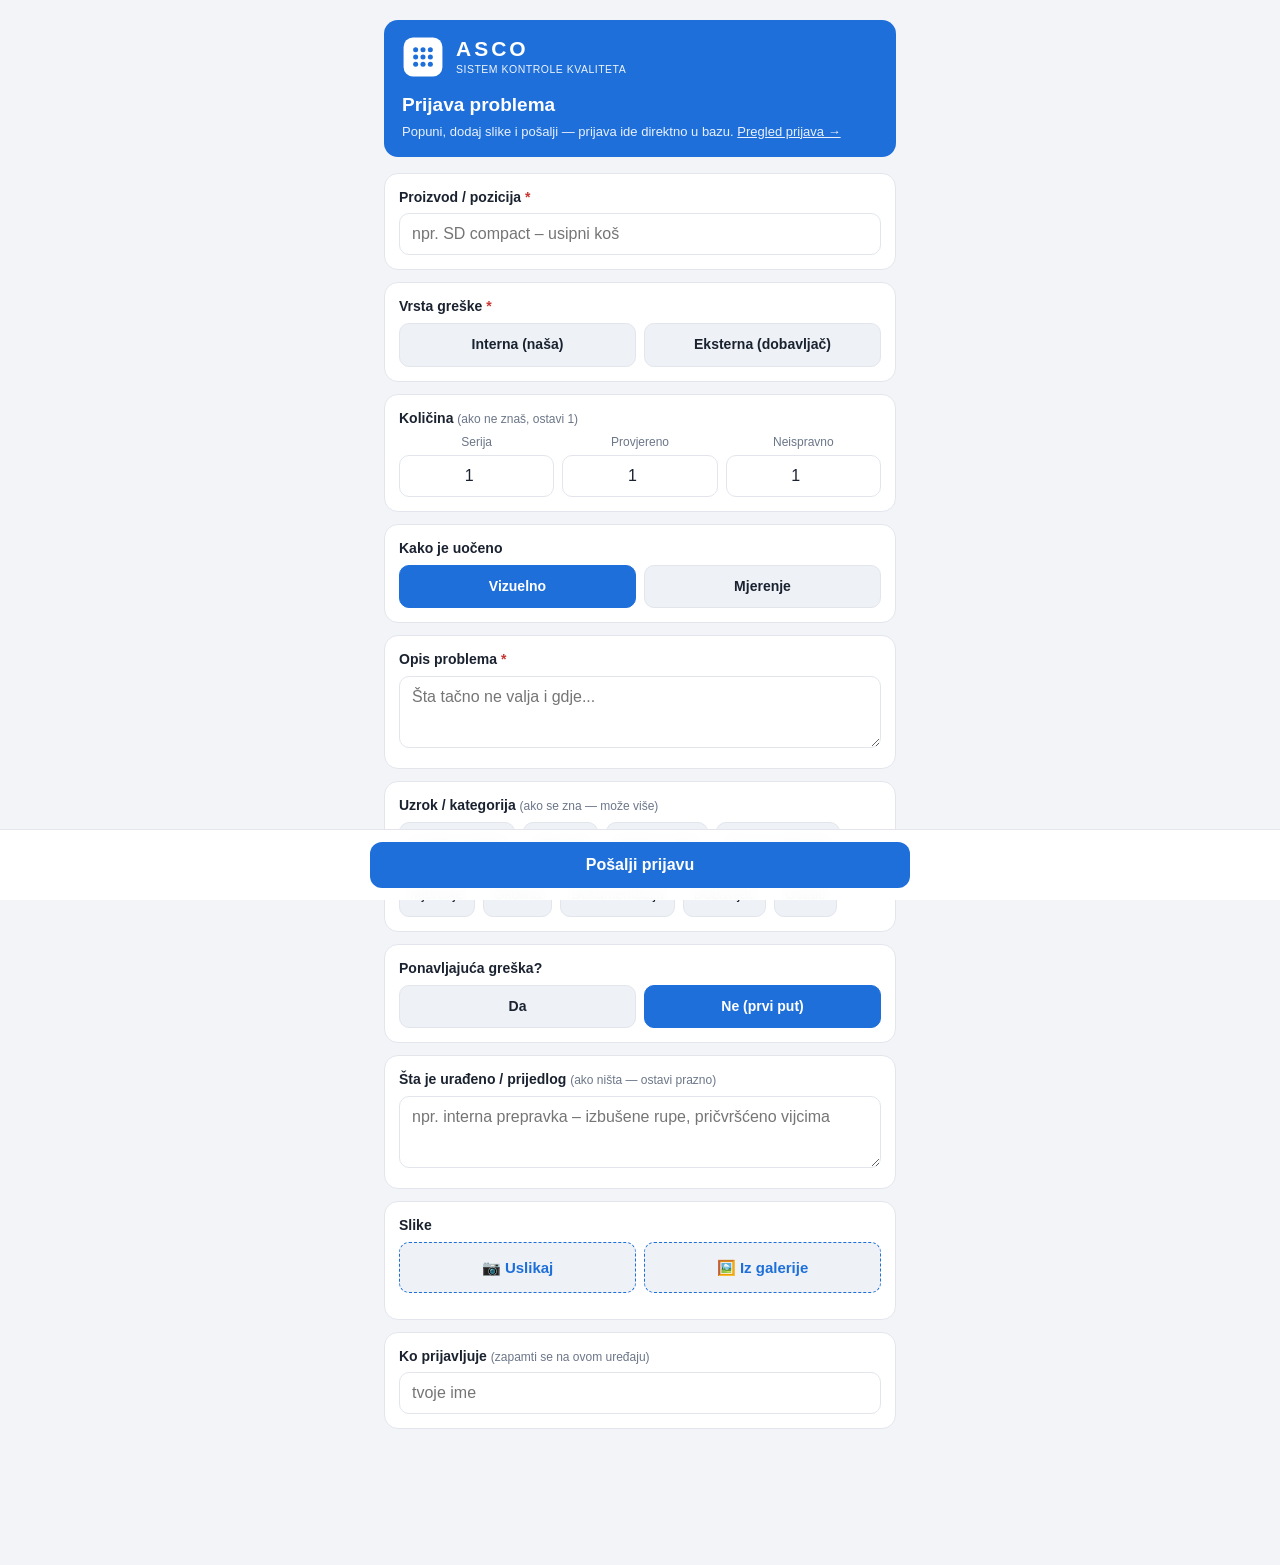
<file: src/main/resources/static/index.html>
<!DOCTYPE html>
<html lang="bs">
<head>
<meta charset="UTF-8">
<meta name="viewport" content="width=device-width, initial-scale=1.0">
<title>Prijava problema — ASCO QC</title>
<link rel="stylesheet" href="css/style.css">
</head>
<body>
<div class="wrap">
  <header>
    <div class="brand">
      <svg class="brand-mark" viewBox="0 0 40 40" xmlns="http://www.w3.org/2000/svg" aria-hidden="true"><rect x="1.5" y="1.5" width="37" height="37" rx="9" fill="#ffffff"/><g fill="#1e6fd9"><circle cx="13" cy="13" r="2.4"/><circle cx="20" cy="13" r="2.4"/><circle cx="27" cy="13" r="2.4"/><circle cx="13" cy="20" r="2.4"/><circle cx="20" cy="20" r="2.4"/><circle cx="27" cy="20" r="2.4"/><circle cx="13" cy="27" r="2.4"/><circle cx="20" cy="27" r="2.4"/><circle cx="27" cy="27" r="2.4"/></g></svg>
      <div>
        <div class="brand-name">ASCO</div>
        <div class="brand-sub">Sistem kontrole kvaliteta</div>
      </div>
    </div>
    <h1>Prijava problema</h1>
    <p>Popuni, dodaj slike i pošalji — prijava ide direktno u bazu. <a href="pregled.html">Pregled prijava →</a></p>
  </header>

  <div id="okCard" class="card hidden"><div class="ok-msg" id="okMsg"></div></div>

  <div class="card">
    <label class="fld" for="proizvod">Proizvod / pozicija <span class="req">*</span></label>
    <input type="text" id="proizvod" placeholder="npr. SD compact – usipni koš">
  </div>

  <div class="card">
    <label class="fld">Vrsta greške <span class="req">*</span></label>
    <div class="seg" id="greska" data-value="">
      <div class="seg-btn" data-val="INTERNA">Interna (naša)</div>
      <div class="seg-btn" data-val="EKSTERNA">Eksterna (dobavljač)</div>
    </div>
    <div id="dobavljac-wrap" class="hidden" style="margin-top:12px">
      <label class="fld" for="dobavljac">Dobavljač <span class="hint">(ako se zna)</span></label>
      <input type="text" id="dobavljac" placeholder="ime dobavljača">
    </div>
  </div>

  <div class="card">
    <label class="fld">Količina <span class="hint">(ako ne znaš, ostavi 1)</span></label>
    <div class="qty">
      <div><div class="qlbl">Serija</div><input type="number" id="qSerija" value="1" min="0" inputmode="numeric"></div>
      <div><div class="qlbl">Provjereno</div><input type="number" id="qProvjereno" value="1" min="0" inputmode="numeric"></div>
      <div><div class="qlbl">Neispravno</div><input type="number" id="qNeispravno" value="1" min="0" inputmode="numeric"></div>
    </div>
  </div>

  <div class="card">
    <label class="fld">Kako je uočeno</label>
    <div class="seg" id="uoceno" data-value="VIZUELNO">
      <div class="seg-btn active" data-val="VIZUELNO">Vizuelno</div>
      <div class="seg-btn" data-val="MJERENJE">Mjerenje</div>
    </div>
    <div id="mjerenje-wrap" class="hidden" style="margin-top:12px">
      <label class="fld" for="vrijednosti">Izmjerene vrijednosti</label>
      <input type="text" id="vrijednosti" placeholder="npr. traženo 10 mm, izmjereno 12,4 mm">
    </div>
  </div>

  <div class="card">
    <label class="fld" for="opis">Opis problema <span class="req">*</span></label>
    <textarea id="opis" placeholder="Šta tačno ne valja i gdje..."></textarea>
  </div>

  <div class="card">
    <label class="fld">Uzrok / kategorija <span class="hint">(ako se zna — može više)</span></label>
    <div class="pills" id="uzrok">
      <div class="pill" data-val="Ljudska greška">Ljudska greška</div>
      <div class="pill" data-val="Materijal">Materijal</div>
      <div class="pill" data-val="Mašina / Alat">Mašina / Alat</div>
      <div class="pill" data-val="Proces / Metoda">Proces / Metoda</div>
      <div class="pill" data-val="Mjerenje">Mjerenje</div>
      <div class="pill" data-val="Okolina">Okolina</div>
      <div class="pill" data-val="Dokumentacija">Dokumentacija</div>
      <div class="pill" data-val="Dobavljač">Dobavljač</div>
      <div class="pill" data-val="Ostalo">Ostalo</div>
    </div>
    <div id="ostalo-wrap" class="hidden" style="margin-top:12px">
      <input type="text" id="ostaloTekst" placeholder="Ostalo — upiši šta">
    </div>
  </div>

  <div class="card">
    <label class="fld">Ponavljajuća greška?</label>
    <div class="seg" id="ponavljanje" data-value="ne">
      <div class="seg-btn" data-val="da">Da</div>
      <div class="seg-btn active" data-val="ne">Ne (prvi put)</div>
    </div>
  </div>

  <div class="card">
    <label class="fld" for="uradjeno">Šta je urađeno / prijedlog <span class="hint">(ako ništa — ostavi prazno)</span></label>
    <textarea id="uradjeno" placeholder="npr. interna prepravka – izbušene rupe, pričvršćeno vijcima"></textarea>
  </div>

  <div class="card">
    <label class="fld">Slike</label>
    <div class="photo-row">
      <div class="photo-btn" id="photoBtnCam">📷 Uslikaj</div>
      <div class="photo-btn" id="photoBtnGal">🖼️ Iz galerije</div>
    </div>
    <input type="file" id="fotoCam" accept="image/*" capture="environment" class="hidden">
    <input type="file" id="fotoInput" accept="image/*" multiple class="hidden">
    <div class="thumbs" id="thumbs"></div>
  </div>

  <div class="card">
    <label class="fld" for="prijavio">Ko prijavljuje <span class="hint">(zapamti se na ovom uređaju)</span></label>
    <input type="text" id="prijavio" placeholder="tvoje ime">
    <div class="err-msg hidden" id="errMsg"></div>
  </div>
</div>

<div class="actionbar">
  <div class="inner">
    <button class="btn btn-primary" id="btnPosalji">Pošalji prijavu</button>
  </div>
</div>

<script src="js/api.js"></script>
<script src="js/forma.js"></script>
</body>
</html>
</file>
<file: src/main/resources/static/css/style.css>
:root{
  --bg:#f2f4f7; --card:#ffffff; --ink:#1a2230; --muted:#6b7688;
  --line:#e2e6ec; --accent:#1e6fd9; --accent-ink:#fff;
  --ok:#1a9c6e; --warn:#c8362f; --pill:#eef2f7;
}
*{box-sizing:border-box}
html,body{margin:0;padding:0}
body{
  background:var(--bg); color:var(--ink);
  font-family:-apple-system,BlinkMacSystemFont,"Segoe UI",Roboto,Helvetica,Arial,sans-serif;
  font-size:16px; line-height:1.4; -webkit-text-size-adjust:100%;
  padding:0 0 110px;
}
.wrap{max-width:540px;margin:0 auto;padding:14px}
.wrap.wide{max-width:900px}
header{background:var(--accent);color:#fff;border-radius:14px;padding:16px 18px;margin:6px 0 16px}
header h1{margin:0;font-size:19px;font-weight:700}
header p{margin:4px 0 0;font-size:13px;opacity:.9}
header a{color:#fff}
.brand{display:flex;align-items:center;gap:12px;margin-bottom:14px}
.brand-mark{width:42px;height:42px;flex:0 0 42px}
.brand-name{font-size:21px;font-weight:800;letter-spacing:3px;line-height:1}
.brand-sub{font-size:10.5px;opacity:.92;letter-spacing:.5px;margin-top:3px;text-transform:uppercase}
.card{background:var(--card);border:1px solid var(--line);border-radius:14px;padding:14px;margin-bottom:12px}
label.fld{display:block;font-weight:600;font-size:14px;margin:0 0 6px}
.req{color:var(--warn)}
.hint{font-weight:400;color:var(--muted);font-size:12px}
input[type=text],input[type=number],textarea,select{
  width:100%;font-size:16px;color:var(--ink);background:#fff;
  border:1.5px solid var(--line);border-radius:10px;padding:11px 12px;font-family:inherit}
input:focus,textarea:focus,select:focus{outline:none;border-color:var(--accent)}
textarea{min-height:72px;resize:vertical}
.qty{display:flex;gap:8px}
.qty>div{flex:1}
.qty .qlbl{font-size:12px;color:var(--muted);margin-bottom:4px;text-align:center}
.qty input{text-align:center}
.seg{display:flex;gap:8px;flex-wrap:wrap}
.seg-btn,.pill{
  flex:1;min-width:88px;text-align:center;cursor:pointer;user-select:none;
  background:var(--pill);border:1.5px solid var(--line);border-radius:10px;
  padding:11px 10px;font-size:14px;font-weight:600;color:var(--ink);transition:.12s}
.seg-btn.active,.pill.active{background:var(--accent);border-color:var(--accent);color:var(--accent-ink)}
.pills{display:flex;flex-wrap:wrap;gap:8px}
.pill{flex:0 1 auto;min-width:0;font-weight:500}
.hidden{display:none}
.err-msg{color:var(--warn);font-size:13px;font-weight:600;margin-top:8px}
.ok-msg{color:var(--ok);font-size:14px;font-weight:700}
.invalid{border-color:var(--warn)!important}
.photo-row{display:flex;gap:8px}
.photo-btn{flex:1;display:flex;align-items:center;justify-content:center;gap:8px;background:var(--pill);
  border:1.5px dashed var(--accent);color:var(--accent);border-radius:10px;padding:14px;
  font-weight:700;font-size:15px;cursor:pointer}
.thumbs{display:flex;flex-wrap:wrap;gap:8px;margin-top:12px}
.thumb{position:relative;width:74px;height:74px;border-radius:8px;overflow:hidden;border:1px solid var(--line)}
.thumb img{width:100%;height:100%;object-fit:cover}
.thumb .rm{position:absolute;top:2px;right:2px;background:rgba(0,0,0,.6);color:#fff;width:20px;height:20px;
  border-radius:50%;font-size:13px;line-height:20px;text-align:center;cursor:pointer;font-weight:700}
.actionbar{position:fixed;left:0;right:0;bottom:0;background:rgba(255,255,255,.96);
  border-top:1px solid var(--line);padding:12px 14px;backdrop-filter:blur(6px)}
.actionbar .inner{max-width:540px;margin:0 auto;display:flex;gap:10px}
.btn{flex:1;text-align:center;border:none;border-radius:12px;padding:14px 12px;
  font-size:16px;font-weight:700;cursor:pointer;font-family:inherit}
.btn:disabled{opacity:.6}
.btn-primary{background:var(--accent);color:#fff}
.btn-small{flex:0 0 auto;padding:8px 12px;font-size:14px;border-radius:9px}
.btn-danger{background:#fff;color:var(--warn);border:1.5px solid var(--warn)}

/* Pregled prijava */
.toolbar{display:flex;gap:10px;align-items:center;margin-bottom:12px}
.toolbar select{width:auto}
.item h3{margin:0 0 4px;font-size:17px}
.meta{color:var(--muted);font-size:13px;margin-bottom:8px}
.badge{display:inline-block;padding:2px 9px;border-radius:999px;font-size:12px;font-weight:700;margin-right:6px}
.badge.NOVA{background:#e6f0fd;color:var(--accent)}
.badge.U_OBRADI{background:#fff7e6;color:#8a5a00}
.badge.ZATVORENA{background:#e5f6ef;color:var(--ok)}
.badge.EKSTERNA{background:#fde9e8;color:var(--warn)}
.badge.INTERNA{background:var(--pill);color:var(--ink)}
.item dl{display:grid;grid-template-columns:150px 1fr;gap:4px 10px;margin:8px 0;font-size:14px}
.item dt{font-weight:600;color:#33405a}
.item dd{margin:0;white-space:pre-wrap}
.item .thumbs a{display:block}
.item .actions{display:flex;gap:8px;flex-wrap:wrap;margin-top:10px}
@media (max-width:520px){ .item dl{grid-template-columns:1fr} .item dt{margin-top:6px} }
</file>
